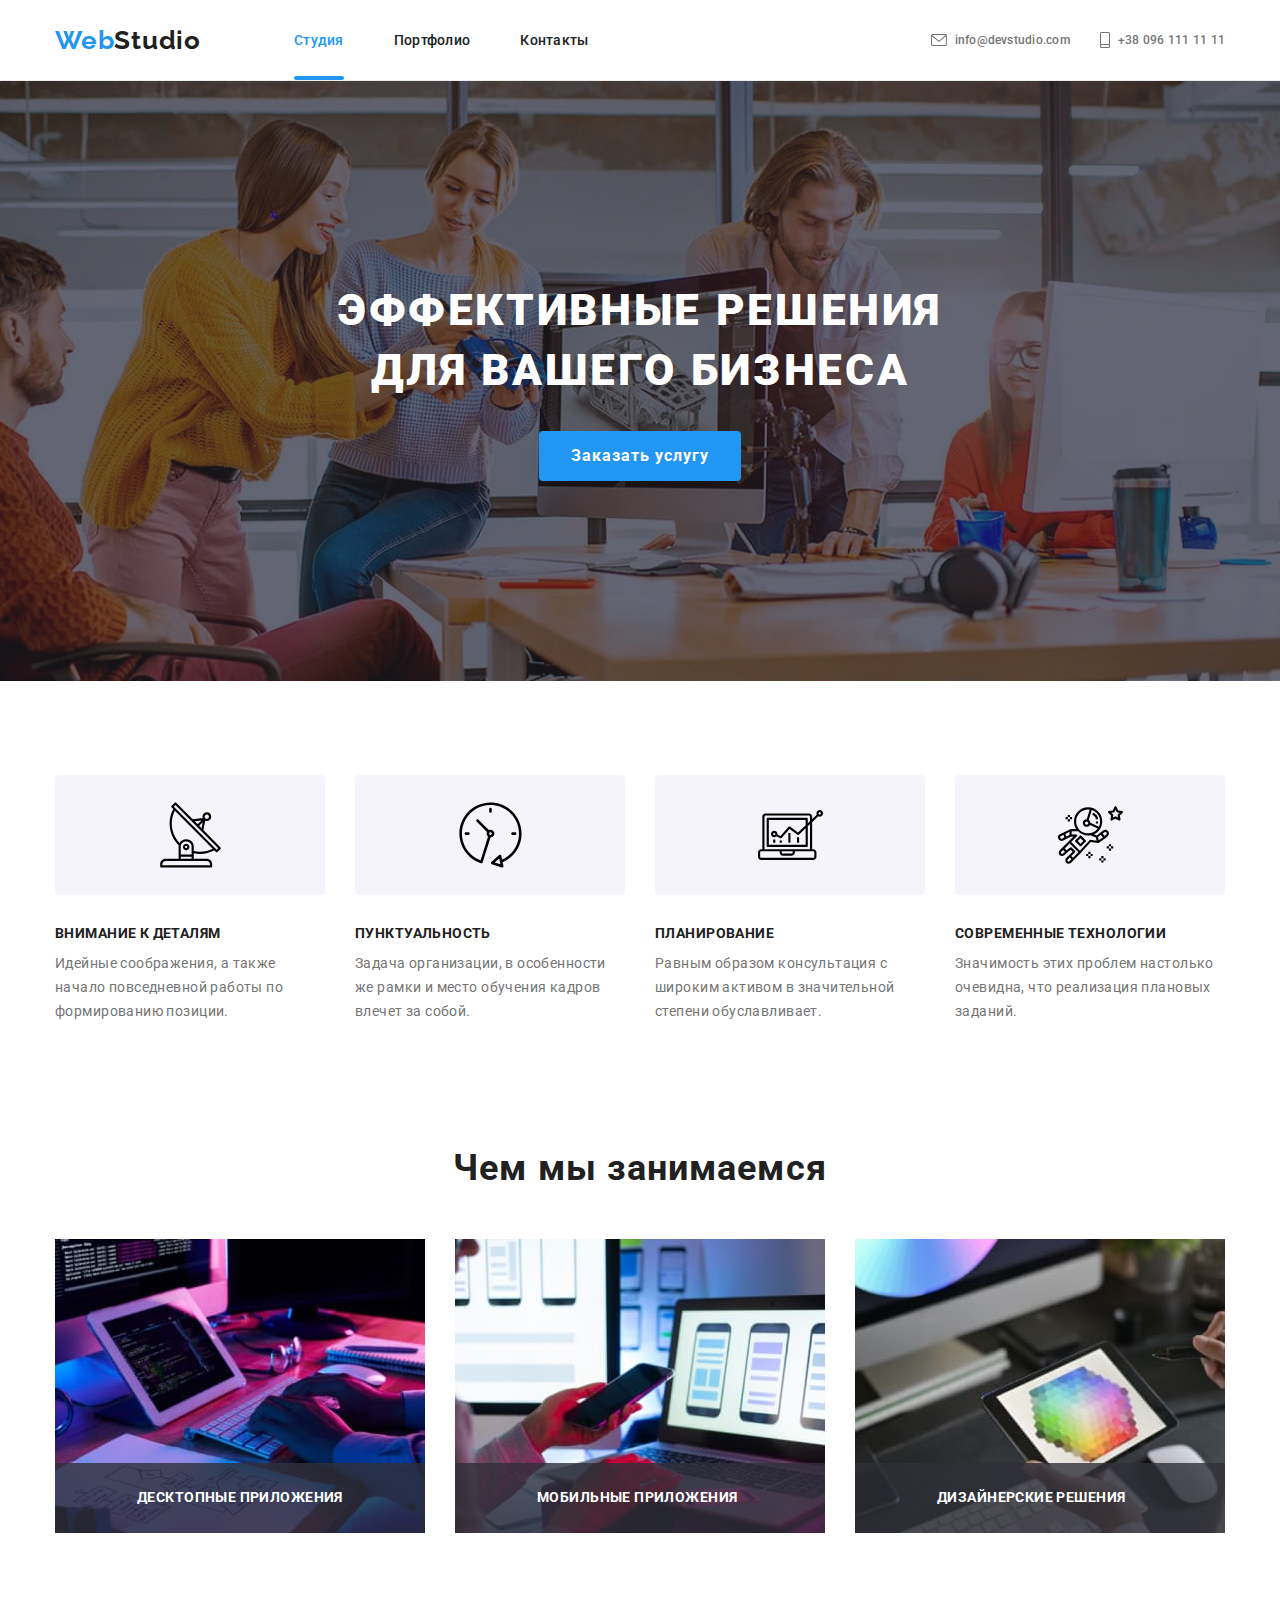
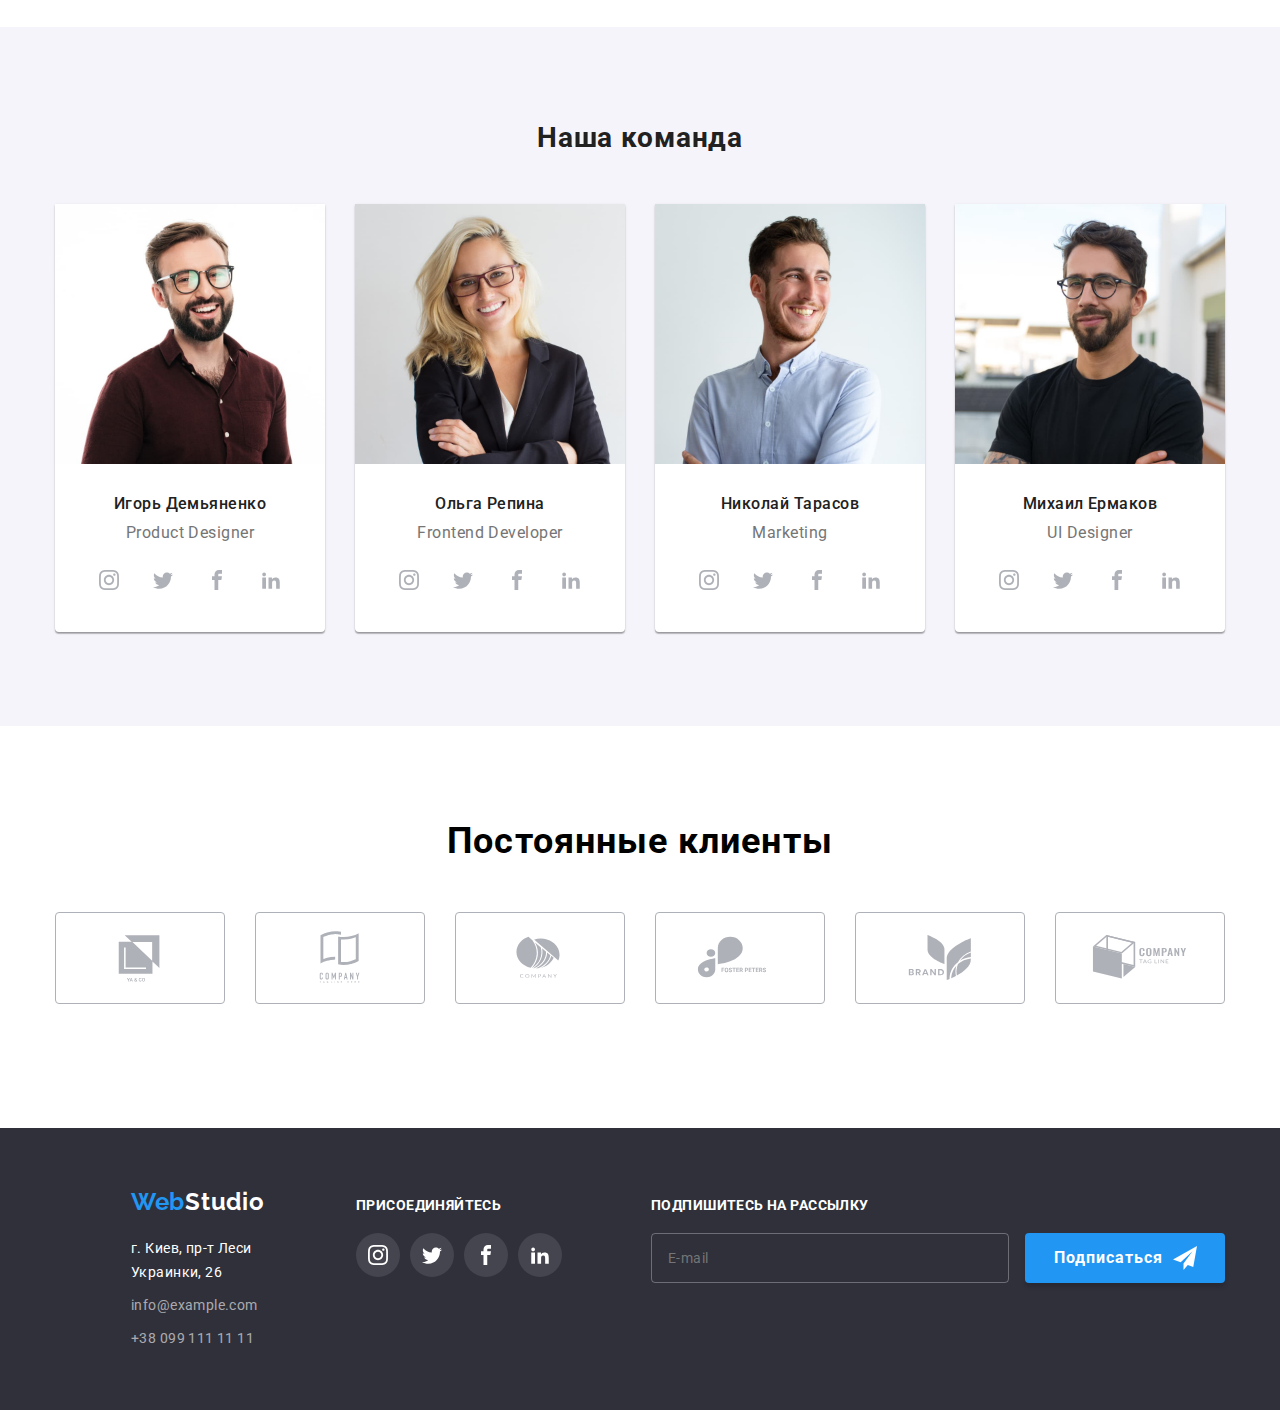
<file: index.html>
<!DOCTYPE html>
<html lang="ru">
<head>
    <meta charset="UTF-8">
    <meta http-equiv="X-UA-Compatible" content="IE=edge">
    <meta name="viewport" content="width=device-width, initial-scale=1.0">
    <link rel="preconnect" href="https://fonts.googleapis.com">
    <link rel="preconnect" href="https://fonts.gstatic.com" crossorigin>
    <link rel="stylesheet"
        href="https://fonts.googleapis.com/css2?family=Raleway:wght@700&family=Roboto:wght@400;500;700;900&display=swap">
    <link rel="stylesheet"
        href="https://cdnjs.cloudflare.com/ajax/libs/modern-normalize/1.0.0/modern-normalize.min.css" />
    <link rel="stylesheet" href="./css/main.min.css">
    <title>Studio</title>
</head>
<body>
    <header>
        <div class="container header">
            <a class="logo logo-header link" href="./index.html" lang="en"><span
                    class="blue-part-logo">Web</span>Studio</a>
            <nav class="navigation">
                <ul class="navigation__list list">
                    <li class="navigation__item"><a class="navigation__link link active" href="./index.html">Студия</a>
                    </li>
                    <li class="navigation__item"><a class="navigation__link link" href="./portfolio.html">Портфолио</a>
                    </li>
                    <li class="navigation__item"><a class="navigation__link link" href="">Контакты</a></li>
                </ul>
            </nav>
            <ul class="contacts list">
                <li class="contacts__item mail">
                    <a class="contacts__link link" href="mailto:info@devstudio.com">
                        <svg class="contacts-icon-mail contacts__icon">
                            <use href="./images/icon/symbol-defs.svg#icon-envelope"></use>
                        </svg>info@devstudio.com</a>
                </li>
                <li class="contacts-item telef">
                    <a class="contacts__link link" href="tel:+380961111111">
                        <svg class="contacts-icon-telef contacts__icon">
                            <use href="./images/icon/symbol-defs.svg#icon-telephone"></use>
                        </svg>+38 096 111 11 11</a>
                </li>
            </ul>
            <button class="menu-open-btn" data-menu-open>
                <svg class="menu-open-icon">
                    <use href="./images/icon/symbol-defs.svg#icon-menu"></use>
                </svg>
            </button>
        </div>
        <div class="menu is-hidden" data-menu>
            <div class="menu__between">
                <button class="menu__btn-close" data-menu-close>
                    <svg class="menu__icon-close">
                        <use href="./images/icon/symbol-defs.svg#icon-menu-close"></use>
                    </svg>
                </button>
                <nav class="menu__navigation">
                    <ul class="menu__navigation__list list">
                        <li class="menu__navigation__item"><a class="menu__navigation__link link current"
                                href="./index.html">Студия</a></li>
                        <li class="menu__navigation__item"><a class="menu__navigation__link link"
                                href="./portfolio.html">Портфолио</a></li>
                        <li class="menu__navigation__item"><a class="menu__navigation__link link" href="">Контакты</a></li>
                    </ul>
                </nav>
            </div>
            <div class="menu__bottom">
                <ul class="menu__contacts list">
                    <li class="menu__contacts__item menu__contacts__telef">
                         <a class="menu__contacts__link-telef link" href="tel:+380961111111">+38 096 111 11 11</a>
                    </li>
                    <li class="menu__contacts__item menu__contacts__mail">
                         <a class="menu__contacts__link-mail link" href="mailto:info@devstudio.com">info@devstudio.com</a>
                    </li>
                </ul>
                 <ul class="menu__socials list">
                    <li class="menu__socials__item"><a href="#" class="menu__socials__link link">Instagram</a></li>
                    <li class="menu__socials__item"><a href="#" class="menu__socials__link link">Twitter</a></li>
                    <li class="menu__socials__item"><a href="#" class="menu__socials__link link">Facebook</a></li>
                    <li class="menu__socials__item"><a href="#" class="menu__socials__link link">Linkedin</a></li>
                </ul>
            </div>
        </div>
    </header>
    <main>
        <section class="hero">
            <div class="container">
                <h1 class="hero__title">Эффективные решения<br> для вашего бизнеса</h1>
                <button class="hero__btn" type="button" data-modal-open>Заказать услугу</button>
            </div>
        </section>
        <section class="section">
            <div class="container benefits">
                <h2 class="benefits__title">Наши преимущества</h2>
                <ul class="benefits__list list">
                    <li class="benefits__item">
                        <div class="benefits__div">
                            <svg class="benefits__icon">
                                <use href="./images/icon/symbol-defs.svg#icon-benefit1"></use>
                            </svg>
                        </div>
                        <h3 class="benefits__list__title">Внимание к деталям</h3>
                        <p class="benefits__list__text">Идейные соображения, а также начало повседневной работы по
                            формированию позиции.</p>
                    </li>
                    <li class="benefits__item">
                        <div class="benefits__div">
                            <svg class="benefits__icon">
                                <use href="./images/icon/symbol-defs.svg#icon-benefit2"></use>
                            </svg>
                        </div>
                        <h3 class="benefits__list__title">Пунктуальность</h3>
                        <p class="benefits__list__text">Задача организации, в особенности же рамки и место обучения
                            кадров влечет за собой.</p>
                    </li>
                    <li class="benefits__item">
                        <div class="benefits__div">
                            <svg class="benefits__icon">
                                <use href="./images/icon/symbol-defs.svg#icon-benefit3"></use>
                            </svg>
                        </div>
                        <h3 class="benefits__list__title">Планирование</h3>
                        <p class="benefits__list__text">Равным образом консультация с широким активом в значительной
                            степени обуславливает.</p>
                    </li>
                    <li class="benefits__item">
                        <div class="benefits__div">
                            <svg class="benefits__icon">
                                <use href="./images/icon/symbol-defs.svg#icon-benefit4"></use>
                            </svg>
                        </div>
                        <h3 class="benefits__list__title">Современные технологии</h3>
                        <p class="benefits__list__text">Значимость этих проблем настолько очевидна, что реализация
                            плановых заданий.</p>
                    </li>
                </ul>
            </div>
        </section>
        <section class="section works">
            <div class="container gallery">
                <h2 class="gallery__title">Чем мы занимаемся</h2>
                <ul class="gallery__list list">
                    <li class="gallery__item">
                        <picture>
                            <source srcset="./images/studio/foto1.jpg 1x,./images/studio/foto1-2x.jpg 2x">
                            <img src="./images/studio/foto-1.jpg" alt="Человек печатает на планшете" width="370" height="294">
                        </picture>
                        <p class="gallery__text">Десктопные приложения</p>
                    </li>
                    <li class="gallery__item">
                        <picture>
                            <source srcset="./images/studio/foto2.jpg 1x,./images/studio/foto2-2x.jpg 2x">
                            <img src="./images/studio/foto-2.jpg" alt="Человек печатает на планшете" width="370" height="294">
                        </picture>
                        <p class="gallery__text">Мобильные приложения</p>
                    </li>
                    <li class="gallery__item">
                        <picture>
                            <source srcset="./images/studio/foto3.jpg 1x,./images/studio/foto3-2x.jpg 2x">
                            <img src="./images/studio/foto-3.jpg" alt="Человек печатает на планшете" width="370" height="294">
                        </picture>
                        <p class="gallery__text">Дизайнерские решения</p>
                    </li>
                </ul>
            </div>
        </section>
        <section class="section team">
            <div class="container">
                <h2 class="team__title">Наша команда</h2>
                <ul class="team__list list">
                    <li class="team__item">
                        <picture>
                            <source srcset="./images/studio/person-1.jpg 1x,./images/studio/person-1-2x.jpg 2x">
                            <img src="./images/studio/person-1.jpg" alt="Работник №1">
                        </picture>
                        <div class="team__content">
                            <h3 class="team__content__title">Игорь Демьяненко</h3>
                            <p class="team__content__text" lang="en">Product Designer</p>
                            <ul class="team__content__socials list">
                                <li class="team__content__item">
                                    <a href="" class="team__content__link">
                                        <svg class="team__content__icon instagram">
                                            <use href="./images/icon/symbol-defs.svg#icon-instagram"></use>
                                        </svg>
                                    </a>
                                </li>
                                <li class="team__content__item">
                                    <a href="" class="team__content__link">
                                        <svg class="team__content__icon twitter">
                                            <use href="./images/icon/symbol-defs.svg#icon-twitter"></use>
                                        </svg>
                                    </a>
                                </li>
                                <li class="team__content__item">
                                    <a href="" class="team__content__link">
                                        <svg class="team__content__icon facebook">
                                            <use href="./images/icon/symbol-defs.svg#icon-facebook"></use>
                                        </svg>
                                    </a>
                                </li>
                                <li class="team__content__item">
                                    <a href="" class="team__content__link">
                                        <svg class="team__content__icon linkedin">
                                            <use href="./images/icon/symbol-defs.svg#icon-linkedin"></use>
                                        </svg>
                                    </a>
                                </li>
                            </ul>
                        </div>
                    </li>
                    <li class="team__item">
                        <picture>
                            <source srcset="./images/studio/person-2.jpg 1x,./images/studio/person-2-2x.jpg 2x">
                            <img src="./images/studio/person-2.jpg" alt="Работник №2">
                        </picture>
                        <div class="team__content">
                            <h3 class="team__content__title">Ольга Репина</h3>
                            <p class="team__content__text" lang="en">Frontend Developer</p>
                            <ul class="team__content__socials list">
                                <li class="team__content__item">
                                    <a href="" class="team__content__link">
                                        <svg class="team__content__icon instagram">
                                            <use href="./images/icon/symbol-defs.svg#icon-instagram"></use>
                                        </svg>
                                    </a>
                                </li>
                                <li class="team__content__item">
                                    <a href="" class="team__content__link">
                                        <svg class="team__content__icon twitter">
                                            <use href="./images/icon/symbol-defs.svg#icon-twitter"></use>
                                        </svg>
                                    </a>
                                </li>
                                <li class="team__content__item">
                                    <a href="" class="team__content__link">
                                        <svg class="team__content__icon facebook">
                                            <use href="./images/icon/symbol-defs.svg#icon-facebook"></use>
                                        </svg>
                                    </a>
                                </li>
                                <li class="team__content__item">
                                    <a href="" class="team__content__link">
                                        <svg class="team__content__icon linkedin">
                                            <use href="./images/icon/symbol-defs.svg#icon-linkedin"></use>
                                        </svg>
                                    </a>
                                </li>
                            </ul>
                        </div>
                    </li>
                    <li class="team__item">
                        <picture>
                            <source srcset="./images/studio/person-3.jpg 1x,./images/studio/person-3-2x.jpg 2x">
                            <img src="./images/studio/person-3.jpg" alt="Работник №3">
                        </picture>
                        <div class="team__content">
                            <h3 class="team__content__title">Николай Тарасов</h3>
                            <p class="team__content__text" lang="en">Marketing</p>
                            <ul class="team__content__socials list">
                                <li class="team__content__item">
                                    <a href="" class="team__content__link">
                                        <svg class="team__content__icon instagram">
                                            <use href="./images/icon/symbol-defs.svg#icon-instagram"></use>
                                        </svg>
                                    </a>
                                </li>
                                <li class="team__content__item">
                                    <a href="" class="team__content__link">
                                        <svg class="team__content__icon twitter">
                                            <use href="./images/icon/symbol-defs.svg#icon-twitter"></use>
                                        </svg>
                                    </a>
                                </li>
                                <li class="team__content__item">
                                    <a href="" class="team__content__link">
                                        <svg class="team__content__icon facebook">
                                            <use href="./images/icon/symbol-defs.svg#icon-facebook"></use>
                                        </svg>
                                    </a>
                                </li>
                                <li class="team__content__item">
                                    <a href="" class="team__content__link">
                                        <svg class="team__content__icon linkedin">
                                            <use href="./images/icon/symbol-defs.svg#icon-linkedin"></use>
                                        </svg>
                                    </a>
                                </li>
                            </ul>
                        </div>
                    </li>
                    <li class="team__item">
                        <picture>
                            <source srcset="./images/studio/person-4.jpg 1x,./images/studio/person-4-2x.jpg 2x">
                            <img src="./images/studio/person-4.jpg" alt="Работник №4">
                        </picture>
                        <div class="team__content">
                            <h3 class="team__content__title">Михаил Ермаков</h3>
                            <p class="team__content__text" lang="en">UI Designer</p>
                            <ul class="team__content__socials list">
                                <li class="team__content__item">
                                    <a href="" class="team__content__link">
                                        <svg class="team__content__icon instagram">
                                            <use href="./images/icon/symbol-defs.svg#icon-instagram"></use>
                                        </svg>
                                    </a>
                                </li>
                                <li class="team__content__item">
                                    <a href="" class="team__content__link">
                                        <svg class="team__content__icon twitter">
                                            <use href="./images/icon/symbol-defs.svg#icon-twitter"></use>
                                        </svg>
                                    </a>
                                </li>
                                <li class="team__content__item">
                                    <a href="" class="team__content__link">
                                        <svg class="team__content__icon facebook">
                                            <use href="./images/icon/symbol-defs.svg#icon-facebook"></use>
                                        </svg>
                                    </a>
                                </li>
                                <li class="team__content__item">
                                    <a href="" class="team__content__link">
                                        <svg class="team__content__icon linkedin">
                                            <use href="./images/icon/symbol-defs.svg#icon-linkedin"></use>
                                        </svg>
                                    </a>
                                </li>
                            </ul>
                        </div>
                    </li>
                </ul>
            </div>
        </section>
        <section class="section">
            <div class="container clients">
                <h2 class="clients__title">Постоянные клиенты</h2>
                <ul class="clients__list list">
                    <li class="clients__item">
                        <a href="" class="clients__link">
                            <svg class="clients__icon">
                                <use href="./images/icon/symbol-defs.svg#icon-logo1"></use>
                            </svg>
                        </a>
                    </li>
                    <li class="clients__item">
                        <a href="" class="clients__link">
                            <svg class="clients__icon">
                                <use href="./images/icon/symbol-defs.svg#icon-logo2"></use>
                            </svg>
                        </a>
                    </li>
                    <li class="clients__item">
                        <a href="" class="clients__link">
                            <svg class="clients__icon">
                                <use href="./images/icon/symbol-defs.svg#icon-logo3"></use>
                            </svg>
                        </a>
                    </li>
                    <li class="clients__item">
                        <a href="" class="clients__link">
                            <svg class="clients__icon">
                                <use href="./images/icon/symbol-defs.svg#icon-logo4"></use>
                            </svg>
                        </a>
                    </li>
                    <li class="clients__item">
                        <a href="" class="clients__link">
                            <svg class="clients__icon">
                                <use href="./images/icon/symbol-defs.svg#icon-logo5"></use>
                            </svg>
                        </a>
                    </li>
                    <li class="clients__item">
                        <a href="" class="clients__link">
                            <svg class="clients__icon">
                                <use href="./images/icon/symbol-defs.svg#icon-logo6"></use>
                            </svg>
                        </a>
                    </li>
                </ul>
            </div>
        </section>
    </main>
    <footer class="footer">
        <div class="container footer__container">
            <div class="footer__top__tablet">
                <div class="footer__left">
                    <a class="footer__left__logo logo link" href="./index.html" lang="en"><span
                            class="blue-part-logo">Web</span>Studio</a>
                    <address>
                        <ul class="footer__left__list list">
                            <li class="footer__left__item">
                                <a class="footer__left__map link" href="https://goo.gl/maps/4jhVGRW3gbDR4ZDe9"
                                    target="_blank" rel="noopener noreferrer">г. Киев, пр-т Леси Украинки, 26</a>
                            </li>
                            <li class="footer__left__item">
                                <a class="footer__left__link link" href="mailto:info@example.com">info@example.com</a>
                            </li>
                            <li class="footer__left__item">
                                <a class="footer__left__link link" href="tel:+380991111111">+38 099 111 11 11</a>
                            </li>
                        </ul>
                    </address>
                </div>
                <div class="footer__right">
                    <p class="footer__right__text">присоединяйтесь</p>
                    <ul class="team__content__socials footer__right__list list">
                        <li class="team__content__item footer__right__item">
                            <a href="" class="team__content__link footer__right__link">
                                <svg class="team__content__icon footer__right__icon instagram">
                                    <use href="./images/icon/symbol-defs.svg#icon-instagram"></use>
                                </svg>
                            </a>
                        </li>
                        <li class="team__content__item footer__right__item">
                            <a href="" class="team__content__link footer__right__link">
                                <svg class="team__content__icon footer__right__icon twitter">
                                    <use href="./images/icon/symbol-defs.svg#icon-twitter"></use>
                                </svg>
                            </a>
                        </li>
                        <li class="team__content__item footer__right__item">
                            <a href="" class="team__content__link footer__right__link">
                                <svg class="team__content__icon footer__right__icon facebook">
                                    <use href="./images/icon/symbol-defs.svg#icon-facebook"></use>
                                </svg>
                            </a>
                        </li>
                        <li class="team__content__item footer__right__item">
                            <a href="" class="team__content__link footer__right__link">
                                <svg class="team__content__icon footer__right__icon linkedin">
                                    <use href="./images/icon/symbol-defs.svg#icon-linkedin"></use>
                                </svg>
                            </a>
                        </li>
                    </ul>
                </div>
            </div>
            <div class="footer__form">
                <form action="#">
                    <p class="footer__form__text">Подпишитесь на рассылку</p>
                    <div class="footer__form__flex">
                        <input type="email" name="email-footer" placeholder="E-mail" class="footer__form__input">
                        <button type="submit" class="footer__form__btn">
                            <p class="footer__form__btn__text">Подписаться</p>
                        </button>
                    </div>
                </form>
            </div>
        </div>
    </footer>
    <div class="backdrop is-hidden" data-modal>
        <div class="modal">
            <button type="button" class="btn-modal-close" data-modal-close>
                <svg class="icon-modal-x">
                    <use href="./images/icon/symbol-defs.svg#icon-x"></use>
                </svg>
            </button>
            <form action="#" class="modal-form">
                <p class="modal-text">Оставьте свои данные, мы вам перезвоним</p>
                <div class="modal-div">
                    <label for="user" class="modal-label">Имя</label>
                    <div class="icon-position-div">
                        <input type="text" name="user" id="user" class="modal-input">
                        <svg class="icon-modal-user icon-modal">
                            <use href="./images/icon/symbol-defs.svg#icon-user"></use>
                        </svg>
                    </div>
                </div>
                <div class="modal-div">
                    <label for="telephone" class="modal-label">Телефон</label>
                    <div class="icon-position-div">
                        <input type="tel" name="telephone" id="telephone" class="modal-input">
                        <svg class="icon-modal-tel icon-modal">
                            <use href="./images/icon/symbol-defs.svg#icon-telef-modal"></use>
                        </svg>
                    </div>
                </div>
                <div class="modal-div">
                    <label for="email-modal" class="modal-label">Почта</label>
                    <div class="icon-position-div">
                        <input type="email" name="email-modal" id="email-modal" class="modal-input">
                        <svg class="icon-modal-mail icon-modal">
                            <use href="./images/icon/symbol-defs.svg#icon-email"></use>
                        </svg>
                    </div>
                </div>
                <div class="modal-div-textarea">
                    <label for="modal-textarea" class="modal-label">Комментарий</label>
                    <textarea name="modal-texarea" id="modal-textarea" class="modal-comment"
                        placeholder="Введите текст"></textarea>
                </div>
                <div class="modal-chekbox-div">
                    <input type="checkbox" id="checkbox" name="checkbox" class="modal-checkbox visually-hidden">
                    <label for="checkbox" class="modal-checkbox-label">Соглашаюсь с рассылкой и принимаю <a
                            class="modal-link" href="#">Условия договора</a></label>
                </div>
                <button type="submit" class="modal-btn-submit">Отправить</button>
            </form>
        </div>
    </div>
    <script src="./js/modal.js"></script>
    <script src="./js/menu.js"></script>
</body>
</html>
</file>
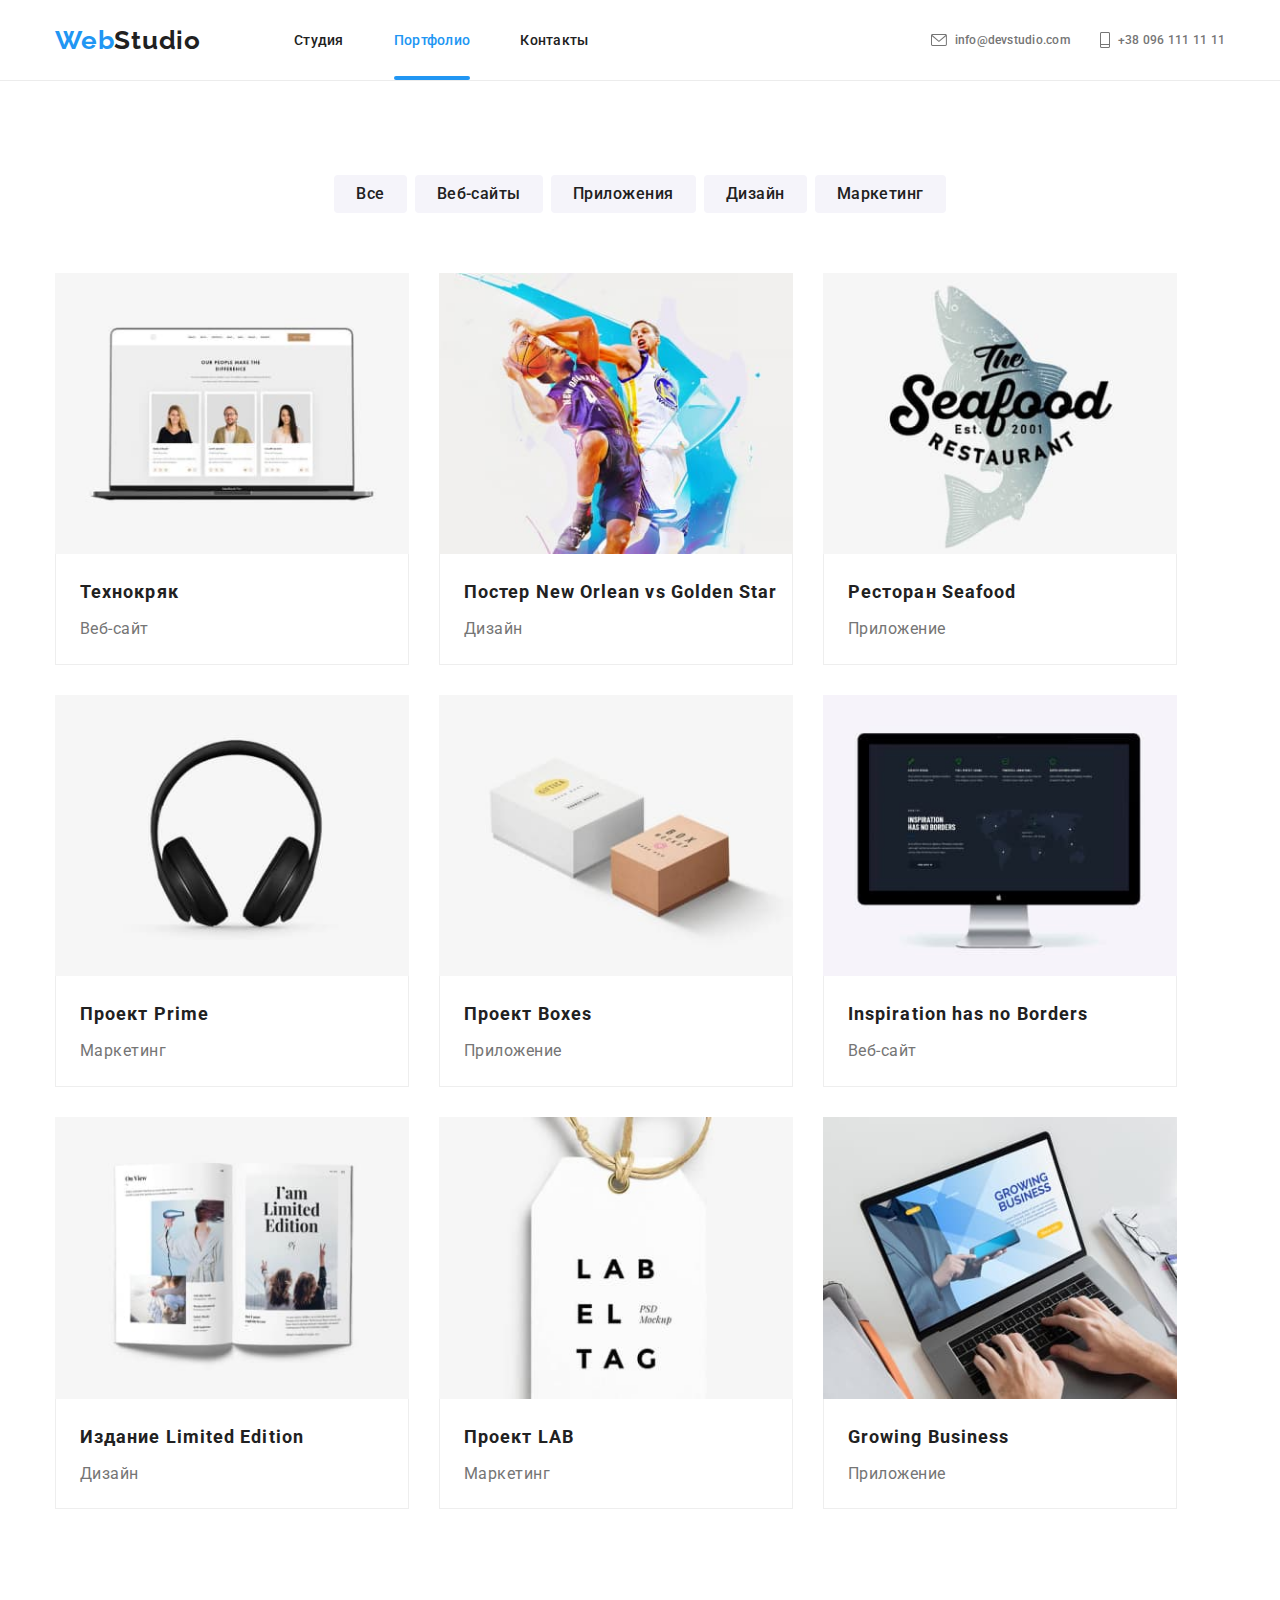
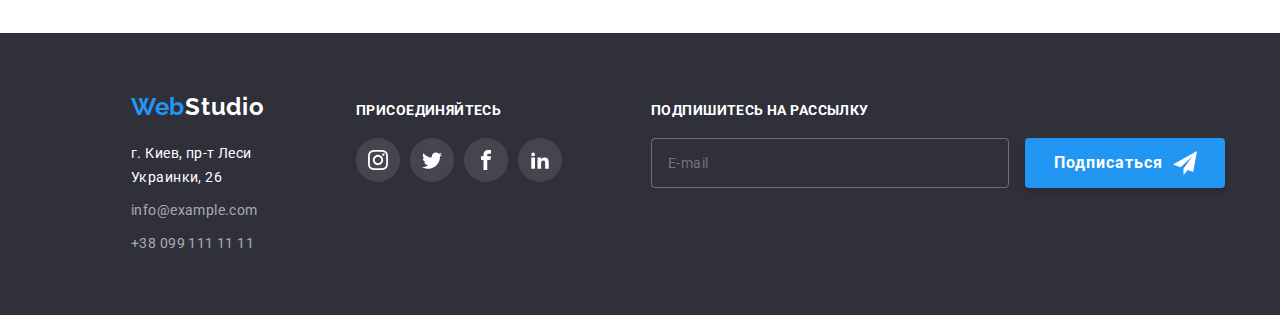
<file: portfolio.html>
<!DOCTYPE html>
<html lang="ru">
<head>
    <meta charset="UTF-8">
    <meta http-equiv="X-UA-Compatible" content="IE=edge">
    <meta name="viewport" content="width=device-width, initial-scale=1.0">
    <link rel="preconnect" href="https://fonts.googleapis.com">
    <link rel="preconnect" href="https://fonts.gstatic.com" crossorigin>
    <link rel="stylesheet" href="https://fonts.googleapis.com/css2?family=Raleway:wght@700&family=Roboto:wght@400;500;700;900&display=swap">
    <link rel="stylesheet" href="https://cdnjs.cloudflare.com/ajax/libs/modern-normalize/1.0.0/modern-normalize.min.css" />
    <link rel="stylesheet" href="./css/main.min.css">
    <title>Portfolio</title>
</head>
<body>
    <header>
        <div class="container header">
            <a class="logo logo-header link" href="./index.html" lang="en"><span class="blue-part-logo">Web</span>Studio</a>
            <nav class="navigation">
                <ul class="navigation__list list">
                    <li class="navigation__item"><a class="navigation__link link" href="./index.html">Студия</a></li>
                    <li class="navigation__item"><a class="navigation__link link active" href="./portfolio.html">Портфолио</a></li>
                    <li class="navigation__item"><a class="navigation__link link" href="">Контакты</a></li>
                </ul>
            </nav>
            <ul class="contacts list">
                <li class="contacts__item mail">
                    <a class="contacts__link link" href="mailto:info@devstudio.com">
                        <svg class="contacts-icon-mail contacts__icon">
                            <use href="./images/icon/symbol-defs.svg#icon-envelope"></use>
                        </svg>info@devstudio.com</a>
                </li>
                <li class="contacts-item telef">
                    <a class="contacts__link link" href="tel:+380961111111">
                        <svg class="contacts-icon-telef contacts__icon">
                            <use href="./images/icon/symbol-defs.svg#icon-telephone"></use>
                        </svg>+38 096 111 11 11</a>
                </li>
            </ul>
            <button class="menu-open-btn" data-menu-open>
                <svg class="menu-open-icon">
                    <use href="./images/icon/symbol-defs.svg#icon-menu"></use>
                </svg>
            </button>
        </div>
        <div class="menu is-hidden" data-menu>
            <button class="menu__btn-close" data-menu-close>
                <svg class="menu__icon-close">
                    <use href="./images/icon/symbol-defs.svg#icon-menu-close"></use>
                </svg>
            </button>
            <nav class="menu__navigation">
                <ul class="menu__navigation__list list">
                    <li class="menu__navigation__item"><a class="menu__navigation__link link"
                            href="./index.html">Студия</a></li>
                    <li class="menu__navigation__item"><a class="menu__navigation__link link menu-navigation__current"
                            href="./portfolio.html">Портфолио</a></li>
                    <li class="menu__navigation__item"><a class="menu__navigation__link link" href="">Контакты</a></li>
                </ul>
            </nav>
            <ul class="menu__contacts list">
                <li class="menu__contacts__item menu__contacts__telef">
                    <a class="menu__contacts__link-telef link" href="tel:+380961111111">+38 096 111 11 11</a>
                </li>
                <li class="menu__contacts__item menu__contacts__mail">
                    <a class="menu__contacts__link-mail link" href="mailto:info@devstudio.com">info@devstudio.com</a>
                </li>
            </ul>
            <ul class="menu__socials list">
                <li class="menu__socials__item"><a href="#" class="menu__socials__link link">Instagram</a></li>
                <li class="menu__socials__item"><a href="#" class="menu__socials__link link">Twitter</a></li>
                <li class="menu__socials__item"><a href="#" class="menu__socials__link link">Facebook</a></li>
                <li class="menu__socials__item"><a href="#" class="menu__socials__link link">Linkedin</a></li>
            </ul>
        </div>
    </header>
    <main>
        <section class="section">
            <div class="container portfolio">
                <h1 class="portfolio__title">Наши роботы</h1>
                <ul class="portfolio__filter list">
                    <li class="portfolio__filter__item"><button class="portfolio__filter__btn current" type="button">Все</button></li>
                    <li class="portfolio__filter__item"><button class="portfolio__filter__btn" type="button">Веб-сайты</button></li>
                    <li class="portfolio__filter__item"><button class="portfolio__filter__btn" type="button">Приложения</button></li>
                    <li class="portfolio__filter__item"><button class="portfolio__filter__btn" type="button">Дизайн</button></li>
                    <li class="portfolio__filter__item"><button class="portfolio__filter__btn" type="button">Маркетинг</button></li>
                </ul>
                <ul class="portfolio__projects list">
                    <li  class="portfolio__projects__item">
                        <a class="portfolio__projects__link link" href="">
                            <div class="portfolio__projects__hover">
                                <picture>
                                    <source srcset="./images/portfolio/img.jpg 1x, ./images/portfolio/img-2x.jpg 2x">
                                    <img src="./images/portfolio/img.jpg" alt="Сайт на ноутбуке" width="368" height="294">
                                </picture>
                                <p class="portfolio__projects__description">Технокряк это современная площадка распространения коронавируса. Компании используют эту платформу для цифрового
                                шпионажа и атак на защищённые сервера конкурентов.</p>
                            </div>
                            <div class="portfolio__projects__div">
                                <h2 class="portfolio__projects__div__title">Технокряк</h2>
                                <p  class="portfolio__projects__div__text">Веб-сайт</p>
                            </div>
                        </a>
                    </li>
                    <li class="portfolio__projects__item">
                        <a class="portfolio__projects__link link" href="">
                            <div class="portfolio__projects__hover">
                                <picture>
                                    <source srcset="./images/portfolio/img1.jpg 1x, ./images/portfolio/img1-2x.jpg 2x">
                                    <img src="./images/portfolio/img1.jpg" alt="Постер о баскетболе" width="368" height="294">
                                </picture>
                                <p class="portfolio__projects__description">Технокряк это современная площадка распространения коронавируса. Компании используют
                                    эту платформу для цифрового
                                    шпионажа и атак на защищённые сервера конкурентов.</p>
                            </div>
                            <div class="portfolio__projects__div">
                                <h2 class="portfolio__projects__div__title">Постер <span lang="en">New Orlean vs Golden Star</span></h2>
                                <p class="portfolio__projects__div__text">Дизайн</p>
                            </div>
                        </a>
                    </li>
                    <li class="portfolio__projects__item">
                        <a class="portfolio__projects__link link" href="">
                            <div class="portfolio__projects__hover">
                                <picture>
                                    <source srcset="./images/portfolio/img2.jpg 1x, ./images/portfolio/img2-2x.jpg 2x">
                                    <img src="./images/portfolio/img2.jpg" alt="Лого ресторана" width="368" height="294">
                                </picture>
                                <p class="portfolio__projects__description">Технокряк это современная площадка распространения коронавируса. Компании используют
                                    эту платформу для цифрового
                                    шпионажа и атак на защищённые сервера конкурентов.</p>
                            </div>
                            <div class="portfolio__projects__div">
                                <h2 class="portfolio__projects__div__title">Ресторан <span lang="en">Seafood</span></h2>
                                <p class="portfolio__projects__div__text">Приложение</p>
                            </div>
                        </a>
                    </li>
                    <li class="portfolio__projects__item">
                        <a class="portfolio__projects__link link" href="">
                            <div class="portfolio__projects__hover">
                                <picture>
                                    <source srcset="./images/portfolio/img3.jpg 1x, ./images/portfolio/img3-2x.jpg 2x">
                                    <img src="./images/portfolio/img3.jpg" alt="Наушники" width="368" height="294">
                                </picture>
                                <p class="portfolio__projects__description">Технокряк это современная площадка распространения коронавируса. Компании используют
                                    эту платформу для цифрового
                                    шпионажа и атак на защищённые сервера конкурентов.</p>
                            </div>
                            <div class="portfolio__projects__div">
                                <h2 class="portfolio__projects__div__title">Проект <span lang="en">Prime</span></h2>
                                <p class="portfolio__projects__div__text">Маркетинг</p>
                            </div>
                        </a>
                    </li>
                    <li class="portfolio__projects__item">
                        <a class="portfolio__projects__link link" href="">
                            <div class="portfolio__projects__hover">
                                <picture>
                                    <source srcset="./images/portfolio/img4.jpg 1x, ./images/portfolio/img4-2x.jpg 2x">
                                    <img src="./images/portfolio/img4.jpg" alt="Коробки" width="368" height="294">
                                </picture>
                                <p class="portfolio__projects__description">Технокряк это современная площадка распространения коронавируса. Компании используют
                                    эту платформу для цифрового
                                    шпионажа и атак на защищённые сервера конкурентов.</p>
                            </div>
                            <div class="portfolio__projects__div">
                                <h2 class="portfolio__projects__div__title">Проект <span lang="en">Boxes</span></h2>
                                <p class="portfolio__projects__div__text">Приложение</p>
                            </div>
                        </a>
                    </li>
                    <li class="portfolio__projects__item">
                        <a class="portfolio__projects__link link" href="">
                            <div class="portfolio__projects__hover">
                                <picture>
                                    <source srcset="./images/portfolio/img5.jpg 1x, ./images/portfolio/img5-2x.jpg 2x">
                                    <img src="./images/portfolio/img5.jpg" alt="Макбук" width="368" height="294">
                                </picture>
                                <p class="portfolio__projects__description">Технокряк это современная площадка распространения коронавируса. Компании используют
                                    эту платформу для цифрового
                                    шпионажа и атак на защищённые сервера конкурентов.</p>
                            </div>
                            <div class="portfolio__projects__div">
                                <h2 class="portfolio__projects__div__title" lang="en">Inspiration has no Borders</h2>
                                <p class="portfolio__projects__div__text">Веб-сайт</p>
                            </div>
                        </a>
                    </li>
                    <li class="portfolio__projects__item project-item-with">
                        <a class="portfolio__projects__link link" href="">
                            <div class="portfolio__projects__hover">
                                <picture>
                                    <source srcset="./images/portfolio/img6.jpg 1x, ./images/portfolio/img6-2x.jpg 2x">
                                    <img src="./images/portfolio/img6.jpg" alt="Книга" width="368" height="294">
                                </picture>
                                <p class="portfolio__projects__description">Технокряк это современная площадка распространения коронавируса. Компании используют
                                    эту платформу для цифрового
                                    шпионажа и атак на защищённые сервера конкурентов.</p>
                            </div>
                            <div class="portfolio__projects__div">
                                <h2 class="portfolio__projects__div__title">Издание <span lang="en">Limited Edition</span></h2>
                                <p class="portfolio__projects__div__text">Дизайн</p>
                            </div>
                        </a>
                    </li>
                    <li class="portfolio__projects__item project-item-with">
                        <a class="portfolio__projects__link link" href="">
                            <div class="portfolio__projects__hover">
                                <picture>
                                    <source srcset="./images/portfolio/img7.jpg 1x, ./images/portfolio/img7-2x.jpg 2x">
                                    <img src="./images/portfolio/img7.jpg" alt="Бирка" width="368" height="294">
                                </picture>
                                <p class="portfolio__projects__description">Технокряк это современная площадка распространения коронавируса. Компании используют
                                    эту платформу для цифрового
                                    шпионажа и атак на защищённые сервера конкурентов.</p>
                            </div>
                            <div class="portfolio__projects__div">
                                <h2 class="portfolio__projects__div__title">Проект <span lang="en">LAB</span></h2>
                                <p class="portfolio__projects__div__text">Маркетинг</p>
                            </div>
                        </a>
                    </li>
                    <li class="portfolio__projects__item project-item-with">
                        <a class="portfolio__projects__link link" href="">
                            <div class="portfolio__projects__hover">
                                <picture>
                                    <source srcset="./images/portfolio/img8.jpg 1x, ./images/portfolio/img8-2x.jpg 2x">
                                    <img src="./images/portfolio/img8.jpg" alt="Приложение на ноутбуке" width="370" height="294">
                                </picture>
                                <p class="portfolio__projects__description">Технокряк это современная площадка распространения коронавируса. Компании используют
                                    эту платформу для цифрового
                                    шпионажа и атак на защищённые сервера конкурентов.</p>
                            </div>
                            <div class="portfolio__projects__div">
                                <h2 class="portfolio__projects__div__title" lang="en">Growing Business</h2>
                                <p class="portfolio__projects__div__text">Приложение</p>
                            </div>
                        </a>
                    </li>
                </ul>
            </div>
        </section>
    </main>
    <footer class="footer">
        <div class="container footer__container">
            <div class="footer__top__tablet">
                <div class="footer__left">
                    <a class="footer__left__logo logo link" href="./index.html" lang="en"><span
                            class="blue-part-logo">Web</span>Studio</a>
                    <address>
                        <ul class="footer__left__list list">
                            <li class="footer__left__item">
                                <a class="footer__left__map link" href="https://goo.gl/maps/4jhVGRW3gbDR4ZDe9"
                                    target="_blank" rel="noopener noreferrer">г. Киев, пр-т Леси Украинки, 26</a>
                            </li>
                            <li class="footer__left__item">
                                <a class="footer__left__link link" href="mailto:info@example.com">info@example.com</a>
                            </li>
                            <li class="footer__left__item">
                                <a class="footer__left__link link" href="tel:+380991111111">+38 099 111 11 11</a>
                            </li>
                        </ul>
                    </address>
                </div>
                <div class="footer__right">
                    <p class="footer__right__text">присоединяйтесь</p>
                    <ul class="team__content__socials footer__right__list list">
                        <li class="team__content__item footer__right__item">
                            <a href="" class="team__content__link footer__right__link">
                                <svg class="team__content__icon footer__right__icon instagram">
                                    <use href="./images/icon/symbol-defs.svg#icon-instagram"></use>
                                </svg>
                            </a>
                        </li>
                        <li class="team__content__item footer__right__item">
                            <a href="" class="team__content__link footer__right__link">
                                <svg class="team__content__icon footer__right__icon twitter">
                                    <use href="./images/icon/symbol-defs.svg#icon-twitter"></use>
                                </svg>
                            </a>
                        </li>
                        <li class="team__content__item footer__right__item">
                            <a href="" class="team__content__link footer__right__link">
                                <svg class="team__content__icon footer__right__icon facebook">
                                    <use href="./images/icon/symbol-defs.svg#icon-facebook"></use>
                                </svg>
                            </a>
                        </li>
                        <li class="team__content__item footer__right__item">
                            <a href="" class="team__content__link footer__right__link">
                                <svg class="team__content__icon footer__right__icon linkedin">
                                    <use href="./images/icon/symbol-defs.svg#icon-linkedin"></use>
                                </svg>
                            </a>
                        </li>
                    </ul>
                </div>
            </div>
            <div class="footer__form">
                <form action="#">
                    <p class="footer__form__text">Подпишитесь на рассылку</p>
                    <div class="footer__form__flex">
                        <input type="email" name="email-footer" placeholder="E-mail" class="footer__form__input">
                        <button type="submit" class="footer__form__btn">
                            <p class="footer__form__btn__text">Подписаться</p>
                        </button>
                    </div>
                </form>
            </div>
        </div>
    </footer>
    <script src="./js/menu.js"></script>
</body>
</html>
</file>
<file: css/main.min.css>
body{font-family:'Roboto', sans-serif;background-color:#fff}.link{text-decoration:none}.list{list-style-type:none}p,h1,h2,h3,h4,h5,h6{margin-top:0;margin-bottom:0}ul{margin-top:0;margin-bottom:0;padding-left:0}img{display:block;width:100%;height:auto}:root{--primary-title-color: #ffffff;--secondary-title-color: #212121;--hover-color: #2196f3;--main-text-color: #757575}.container{min-width:320px;padding-left:15px;padding-right:15px;margin:0 auto}@media screen and (min-width: 480px){.container{width:480px}}@media screen and (min-width: 768px){.container{width:768px}}@media screen and (min-width: 1200px){.container{width:1200px}}.section{padding-top:60px;padding-bottom:60px}@media screen and (min-width: 1200px){.section{padding-top:94px;padding-bottom:94px}}header{border-bottom:1px solid #ececec;display:flex}header .container{display:flex;align-items:center;justify-content:space-between}@media screen and (min-width: 768px){header .container{width:768px}}@media screen and (min-width: 1200px){header .container{max-width:1200px;width:1200px}}.header{display:flex}.navigation{display:flex;align-items:center;display:none}@media screen and (min-width: 768px){.navigation{display:block}}.navigation__list{display:flex}.navigation__item:not(:last-child){margin-right:50px}.navigation__link{padding-top:32px;padding-bottom:32px;font-weight:500;font-size:14px;line-height:calc(16 / 14);letter-spacing:0.02em;color:#212121;display:block;transition-property:fill, color;transition-duration:250ms;transition-timing-function:cubic-bezier(0.4, 0, 0.2, 1);position:relative}.navigation__link:focus,.navigation__link:hover{fill:#2196f3;color:#2196f3}.contacts{margin-left:auto;display:flex;display:none}@media screen and (min-width: 768px){.contacts{display:block;justify-content:right}}@media screen and (min-width: 1200px){.contacts{display:flex;justify-content:center;align-items:center}}.contacts__item{display:flex}.contacts__link{font-weight:500;font-size:14px;line-height:1.14;letter-spacing:0.02em;color:#757575;align-items:center;text-align:center;display:flex;transition-property:color;transition-duration:250ms;transition-timing-function:cubic-bezier(0.4, 0, 0.2, 1)}.contacts__link:hover,.contacts__link:focus{color:#2196f3}.contacts__link:hover .contacts__icon,.contacts__link:focus .contacts__icon{fill:#2196f3}@media screen and (min-width: 768px){.contacts__link{font-size:12px;line-height:calc(14 / 12)}}@media screen and (min-width: 1600px){.contacts__link{font-size:14px;line-height:calc(16 / 14)}}.contacts__icon{transition-property:fill;transition-duration:250ms;transition-timing-function:cubic-bezier(0.4, 0, 0.2, 1)}@media screen and (min-width: 768px){.mail{margin-bottom:10px;margin-right:10px}}@media screen and (min-width: 1200px){.mail{margin-bottom:0;margin-right:30px}}.contacts-icon-mail{fill:#757575;margin-right:10px;width:16px;height:12px}@media screen and (min-width: 768px){.contacts-icon-mail{width:14px;height:10px;margin-right:8px}}@media screen and (min-width: 1200px){.contacts-icon-mail{width:16px;height:12px}}.contacts-icon-telef{fill:#757575;margin-right:10px;width:10px;height:16px}@media screen and (min-width: 768px){.contacts-icon-telef{height:14px;margin-right:8px}}@media screen and (min-width: 1200px){.contacts-icon-telef{height:16px}}.active{color:#2196f3}.active::after{content:'';height:4px;width:100%;background:#2196f3;border-radius:2px;display:block;position:absolute;bottom:0;visibility:hidden}@media screen and (min-width: 768px){.active::after{visibility:visible}}.menu-open-btn{width:40px;height:40px;display:flex;justify-content:center;align-items:center;border:0;background-color:transparent}@media screen and (min-width: 768px){.menu-open-btn{display:none}}.menu-open-icon{width:40px;height:40px;fill:#212121}.menu.is-hidden{opacity:0;visibility:hidden;pointer-events:none}.menu{transition-property:visibility, opacity;transition-duration:250ms;transition-timing-function:cubic-bezier(0.4, 0, 0.2, 1);width:100vw;height:100vh;position:fixed;background-color:#fff;padding-right:15px;padding-top:10px;padding-left:40px;padding-bottom:48px;z-index:5;display:flex;flex-direction:column;justify-content:space-between}.menu__socials{display:flex;position:relative;margin-top:64px}.menu__socials__item:not(:last-child){margin-right:20px}.menu__socials__item+.menu__socials__item::after{content:' ';display:block;background-color:rgba(33,33,33,0.2);height:22px;width:1px;position:absolute;top:0;transform:translateX(-1000%)}.menu__socials__link{font-weight:500;font-size:12px;line-height:calc(22 / 18);letter-spacing:0.02em;color:#2196f3}@media screen and (min-width: 400px){.menu__socials__link{font-size:16px}}@media screen and (min-width: 480px){.menu__socials__link{font-size:18px}}.menu__contacts__telef{margin-bottom:32px}.menu__contacts__link-telef{font-weight:500;font-size:30px;line-height:calc(40 / 34);letter-spacing:0.02em;color:#2196f3}@media screen and (min-width: 400px){.menu__contacts__link-telef{font-size:32px}}@media screen and (min-width: 480px){.menu__contacts__link-telef{font-size:34px}}.menu__contacts__link-mail{font-weight:500;font-size:24px;line-height:cal(28/24);letter-spacing:0.02em;color:#757575}.menu__navigation__link{font-weight:500;font-size:40px;line-height:calc(47 / 40);letter-spacing:0.02em;color:#212121;transition-property:color;transition-duration:250ms;transition-timing-function:cubic-bezier(0.4, 0, 0.2, 1)}.menu__navigation__link:hover,.menu__navigation__link:focus{color:#2196f3}.menu__navigation__current{color:#2196f3}.menu__navigation__item:not(:last-child){margin-bottom:36px}.menu__btn-close{width:40px;height:40px;display:flex;justify-content:center;align-items:center;margin-left:auto;border:0;background-color:transparent}.menu__icon-close{width:40px;height:40px}@media screen and (min-width: 768px){.logo-header{margin-right:88px}}@media screen and (min-width: 1200px){.logo-header{margin-right:93px}}.logo{font-family:'Raleway', sans-serif;font-weight:700;font-size:26px;line-height:1.19;letter-spacing:0.03em;color:#212121;transition-property:transform;transition-duration:100ms;transition-timing-function:linear;padding-top:16px;padding-bottom:16px}.logo:hover,.logo:focus{transform:scale(1.1)}.logo-header .blue-part-logo{color:#2196f3}.hero{background-image:linear-gradient(rgba(47,48,58,0.4), rgba(47,48,58,0.4)),url(../images/studio/hero-bg-mobile.jpg);padding-bottom:118px;padding-top:118px;text-align:center;background-size:cover;background-position:center;background-repeat:no-repeat;min-width:320px}@media only screen and (-webkit-min-device-pixel-ratio: 1.5), only screen and (min--moz-device-pixel-ratio: 1.5), only screen and (-o-min-device-pixel-ratio: 3 / 2), only screen and (min-resolution: 1.5dppx), only screen and (min-resolution: 144dpi){.hero{background-image:linear-gradient(rgba(47,48,58,0.4), rgba(47,48,58,0.4)),url(../images/studio/hero-bg-mobile-2x.jpg)}}@media screen and (min-width: 768px){.hero{background-image:linear-gradient(rgba(47,48,58,0.4), rgba(47,48,58,0.4)),url(../images/studio/hero-bg-tablet.jpg)}}@media only screen and (min-width: 768px) and (-webkit-min-device-pixel-ratio: 1.5), only screen and (min-width: 768px) and (min--moz-device-pixel-ratio: 1.5), only screen and (min-width: 768px) and (-o-min-device-pixel-ratio: 3 / 2), only screen and (min-width: 768px) and (min-resolution: 1.5dppx), only screen and (min-width: 768px) and (min-resolution: 144dpi){.hero{background-image:linear-gradient(rgba(47,48,58,0.4), rgba(47,48,58,0.4)),url(../images/studio/hero-bg-tablet-2x.jpg)}}@media screen and (min-width: 1200px){.hero{background-image:linear-gradient(rgba(47,48,58,0.4), rgba(47,48,58,0.4)),url(../images/studio/hero-bg-desktop.jpg);padding-top:200px;padding-bottom:200px}}@media only screen and (min-width: 1200px) and (-webkit-min-device-pixel-ratio: 1.5), only screen and (min-width: 1200px) and (min--moz-device-pixel-ratio: 1.5), only screen and (min-width: 1200px) and (-o-min-device-pixel-ratio: 3 / 2), only screen and (min-width: 1200px) and (min-resolution: 1.5dppx), only screen and (min-width: 1200px) and (min-resolution: 144dpi){.hero{background-image:linear-gradient(rgba(47,48,58,0.4), rgba(47,48,58,0.4)),url(../images/studio/hero-bg-desktop-2x.jpg)}}.hero__title{text-align:center;margin-bottom:30px;font-weight:900;font-size:20px;line-height:1.62;text-align:center;letter-spacing:0.06em;text-transform:uppercase;color:var(--primary-title-color)}@media screen and (min-width: 480px){.hero__title{font-size:26px}}@media screen and (min-width: 1200px){.hero__title{font-size:44px;line-height:1.36}}.hero__btn{font-weight:700;font-size:16px;line-height:1.87;text-align:center;letter-spacing:0.06em;color:#ffffff;background:#2196f3;border:transparent;border-radius:4px;padding-top:10px;padding-bottom:10px;padding-left:32px;padding-right:32px;transition-property:background-color;transition-duration:250ms;transition-timing-function:cubic-bezier(0.4, 0, 0.2, 1)}.hero__btn:hover,.hero__btn:focus{cursor:pointer;background-color:#188ce8}.team{background-color:#f5f4fa;min-width:290px}.team__list{width:100%;justify-content:center}@media screen and (min-width: 768px){.team__list{display:flex;flex-wrap:wrap;max-width:738px;margin:auto}}@media screen and (min-width: 1200px){.team__list{max-width:100%;width:100%}}.team__title{margin-bottom:50px;font-weight:700;font-size:28px;line-height:calc(33 / 28);text-align:center;letter-spacing:0.03em;color:var(--secondary-title-color)}.team__item{background:#ffffff;box-shadow:0px 1px 3px rgba(0,0,0,0.12),0px 1px 1px rgba(0,0,0,0.14),0px 2px 1px rgba(0,0,0,0.2);border-radius:0px 0px 4px 4px;width:100%}@media screen and (max-width: 767px){.team__item:not(:last-child){margin-bottom:30px}}@media screen and (min-width: 768px){.team__item{width:354px;margin-bottom:0}.team__item:nth-child(1){margin-bottom:30px;margin-right:30px}.team__item:nth-child(2){margin-bottom:30px}.team__item:nth-child(3){margin-right:30px}}@media screen and (min-width: 1200px){.team__item{width:270px}.team__item:not(:last-child){margin-right:30px}.team__item:nth-child(1){margin-bottom:0px}.team__item:nth-child(2){margin-bottom:0px}}.team__content{padding-top:30px;padding-bottom:30px}.team__content__title{margin-bottom:10px;font-weight:500;font-size:16px;line-height:calc(19 / 16);text-align:center;letter-spacing:0.03em;color:var(--secondary-title-color)}.team__content__text{font-weight:400;font-size:16px;line-height:calc(19 / 16);text-align:center;letter-spacing:0.03em;color:var(--main-text-color)}.team__content__socials{justify-content:center;margin-top:16px;display:flex}.team__content__item:not(:last-child){margin-right:10px}.team__content__icon{fill:#afb1b8;width:20px;height:20px;transition-property:fill;transition-duration:250ms;transition-timing-function:cubic-bezier(0.4, 0, 0.2, 1)}.team__content__link:hover .team__content__icon,.team__content__link:focus .team__content__icon{fill:#fff}.team__content__link{display:flex;height:44px;width:44px;border-radius:50%;background-color:#fff;align-items:center;justify-content:center;transition-property:background-color;transition-duration:250ms;transition-timing-function:cubic-bezier(0.4, 0, 0.2, 1)}.team__content__link:hover,.team__content__link:focus{background-color:#2196f3}.benefits__title{display:none}.benefits__list{justify-content:center}@media screen and (min-width: 768px){.benefits__list{display:flex;flex-wrap:wrap;max-width:768px;margin:auto}}@media screen and (min-width: 1200px){.benefits__list{max-width:1170px}}.benefits__list__title{margin-bottom:10px;font-weight:700;font-size:14px;line-height:calc(16 / 14);letter-spacing:0.03em;text-transform:uppercase;color:var(--secondary-title-color);text-align:center}@media screen and (min-width: 768px){.benefits__list__title{text-align:left}}.benefits__list__text{font-weight:400;font-size:11px;line-height:calc(24 / 11);letter-spacing:0.03em;color:var(--main-text-color)}@media screen and (min-width: 480px){.benefits__list__text{font-size:14px;line-height:calc(24 / 14)}}.benefits__item{width:100%;min-width:290px}.benefits__item:not(:last-child){margin-bottom:30px}@media screen and (min-width: 480px){.benefits__item{min-width:450px}}@media screen and (min-width: 768px){.benefits__item{min-width:354px;width:354px}.benefits__item:nth-child(1){margin-bottom:30px;margin-right:30px}.benefits__item:nth-child(2){margin-bottom:30px}.benefits__item:nth-child(3){margin-right:30px;margin-bottom:0}}@media screen and (min-width: 1200px){.benefits__item{margin-bottom:0;min-width:270px;width:270px}.benefits__item:not(:last-child){margin-right:30px}.benefits__item:nth-child(1){margin-bottom:30px}.benefits__item:nth-child(2){margin-bottom:0px}.benefits__item:nth-child(3){margin-bottom:0}.benefits__item:nth-child(4){margin-bottom:0}}.benefits__icon{margin-top:25px;width:65px;height:70px}.benefits__div{display:flex;justify-content:center;width:100%;height:120px;background-color:#f5f4fa;border-radius:4px;margin-bottom:30px}.works{padding-top:0;display:none}@media screen and (min-width: 1200px){.works{display:block}}.gallery__list{display:flex}.gallery__title{margin-bottom:50px;font-weight:700;font-size:36px;line-height:1.17;text-align:center;letter-spacing:0.03em;color:var(--secondary-title-color)}.gallery__item{position:relative}.gallery__item:not(:last-child){margin-right:30px}.gallery__text{position:absolute;bottom:0;left:0;padding-top:27px;padding-bottom:27px;padding-left:82px;padding-right:82px;background-color:rgba(47,48,58,0.8);width:100%;font-weight:bold;font-size:14px;line-height:1.14;letter-spacing:0.03em;text-transform:uppercase;color:#ffffff}.clients__title{font-weight:700;font-size:28px;line-height:calc(33 / 28);text-align:center;letter-spacing:0.03em;margin-bottom:30px}@media screen and (min-width: 1200px){.clients__title{margin-bottom:50px;font-size:36px;line-height:1.16667}}.clients__list{display:flex;flex-wrap:wrap;justify-content:center;margin:auto}.clients__link{height:92px;width:130px;border:1px solid #afb1b8;border-radius:4px;display:flex;align-items:center;justify-content:center;transition-property:border;transition-duration:250ms;transition-timing-function:cubic-bezier(0.4, 0, 0.2, 1)}.clients__link:hover,.clients__link:focus{border:1px solid #2196f3}@media screen and (min-width: 480px){.clients__link{width:210px}}@media screen and (min-width: 1200px){.clients__link{width:170px}}.clients__icon{display:block;fill:#afb1b8;width:106px;height:60px;transition-property:fill;transition-duration:250ms;transition-timing-function:cubic-bezier(0.4, 0, 0.2, 1)}.clients__link:hover .clients__icon,.clients__link:focus .clients__icon{fill:#2196f3}.clients__item:nth-child(odd){margin-right:30px;margin-bottom:30px}.clients__item:nth-child(1){margin-bottom:30px}.clients__item:nth-child(3){margin-bottom:30px}.clients__item:nth-child(5){margin-bottom:0}@media screen and (min-width: 768px){.clients__item{margin-right:0;margin-bottom:0}.clients__item:nth-child(1){margin-right:30px;margin-bottom:30px}.clients__item:nth-child(2){margin-right:30px;margin-bottom:30px}.clients__item:nth-child(3){margin-right:0px;margin-bottom:30px}.clients__item:nth-child(4){margin-right:30px}.clients__item:nth-child(5){margin-right:30px}}@media screen and (min-width: 1200px){.clients__item{margin-bottom:0}.clients__item:not(:last-child){margin-right:30px}}.portfolio__title{display:none}.portfolio__filter{display:flex;justify-content:left;flex-wrap:wrap}@media screen and (min-width: 768px){.portfolio__filter{justify-content:center}}.portfolio__filter__item:not(:last-child){margin-right:8px}.portfolio__filter__item:nth-child(1){margin-bottom:15px}.portfolio__filter__item:nth-child(3){margin-bottom:15px}@media screen and (min-width: 768px){.portfolio__filter__item:nth-child(1){margin-bottom:0}.portfolio__filter__item:nth-child(3){margin-bottom:0}}.portfolio__filter__btn{font-weight:500;font-size:16px;transform:scale(1);line-height:1.62;text-align:center;letter-spacing:0.03em;color:#212121;background:#f5f4fa;border-radius:4px;padding-top:6px;padding-bottom:6px;padding-left:22px;padding-right:22px;border:transparent;transition-property:background-color, color, transform, box-shadow;transition-duration:250ms;transition-timing-function:cubic-bezier(0.4, 0, 0.2, 1)}.portfolio__filter__btn:hover,.portfolio__filter__btn:focus,.portfolio__filter__btn:active{box-shadow:0px 3px 1px rgba(0,0,0,0.1),0px 1px 2px rgba(0,0,0,0.08),0px 2px 2px rgba(0,0,0,0.12);background-color:#2196f3;color:#fff;cursor:pointer;transform:scale(1.05)}.portfolio__projects{display:flex;flex-wrap:wrap;margin-top:40px;justify-content:center}@media screen and (min-width: 768px){.portfolio__projects{margin-top:30px;justify-content:left}}@media screen and (min-width: 1200px){.portfolio__projects{margin-top:60px;max-width:1200px}}.portfolio__projects__item{width:100%}.portfolio__projects__item:not(:last-child){margin-bottom:30px}@media screen and (min-width: 768px){.portfolio__projects__item{width:354px}.portfolio__projects__item:nth-child(odd){margin-right:30px}}@media screen and (min-width: 1200px){.portfolio__projects__item:not(:last-child){margin-right:30px}.portfolio__projects__item:nth-child(3n){margin-right:0px}}.portfolio__projects__link{display:block;transition-property:box-shadow;transition-duration:250ms;transition-timing-function:cubic-bezier(0.4, 0, 0.2, 1)}.portfolio__projects__link:hover,.portfolio__projects__link:focus{box-shadow:0px 1px 1px rgba(0,0,0,0.12),0px 4px 4px rgba(0,0,0,0.06),1px 4px 6px rgba(0,0,0,0.16)}.portfolio__projects__div{padding-top:20px;padding-bottom:20px;padding-left:24px;border-left:1px solid #eeeeee;border-bottom:1px solid #eeeeee;border-right:1px solid #eeeeee}.portfolio__projects__div__title{margin-bottom:4px;font-weight:700;font-size:18px;line-height:2;letter-spacing:0.06em;color:var(--secondary-title-color)}.portfolio__projects__div__text{font-weight:400;font-size:16px;line-height:1.87;letter-spacing:0.03em;color:var(--main-text-color)}.portfolio__projects__hover{position:relative;overflow:hidden}.portfolio__projects__description{position:absolute;top:0;left:0;height:100%;padding-top:63px;padding-bottom:63px;padding-left:24px;padding-right:24px;color:#fff;font-size:18px;line-height:1.56;letter-spacing:0.03em;align-items:center;justify-content:center;background-color:rgba(33,150,243,0.9);transform:translateY(101%);transition-property:transform;transition-duration:250ms;transition-timing-function:cubic-bezier(0.4, 0, 0.2, 1)}@media screen and (min-width: 1200px){.portfolio__projects__description{align-items:top;justify-content:top}}.portfolio__projects__link:hover .portfolio__projects__description,.portfolio__projects__link:focus .portfolio__projects__description{transform:translateY(0%)}@media screen and (min-width: 1200px){.project-item-with{margin-bottom:0}}address{font-style:normal}.footer{justify-content:center;padding-top:60px;padding-bottom:60px;background-color:#2f303a;min-width:290px;width:100%;text-align:center}.footer__container{align-items:baseline}@media screen and (min-width: 1200px){.footer__container{display:flex;flex-wrap:unset;max-width:1200px}}.footer__top__tablet{justify-content:center;align-items:baseline}@media screen and (min_width: 320px){.footer__top__tablet{display:block}}@media screen and (min-width: 768px){.footer__top__tablet{display:flex;justify-content:space-between}}.footer__left{flex-grow:1}@media screen and (min-width: 768px){.footer__left{margin-right:0 auto;flex-grow:0;margin-left:76px}}@media screen and (min-width: 1200px){.footer__left{text-align:left;margin-right:0;flex-grow:1}}.footer__left__logo{display:inline-block;margin-bottom:20px;font-family:'Raleway', sans-serif;font-weight:700;font-size:24px;line-height:calc(28 / 24);letter-spacing:0.03em;color:#fff;transition-property:transform;transition-duration:100ms;transition-timing-function:linear;padding-bottom:0;padding-top:0}.footer__left__logo:hover,.footer__left__logo:focus{transform:scale(1.1)}.footer__left__logo .blue-part-logo{color:#2196f3}.footer__left__item:not(:last-child){margin-bottom:9px}.footer__left__link{font-weight:400;font-size:14px;line-height:calc(24 / 14);letter-spacing:0.03em;color:rgba(255,255,255,0.6)}.footer__left__map{margin-top:20px;font-family:Roboto;font-weight:400;font-size:14px;line-height:calc(24 / 14);letter-spacing:0.03em;color:#ffffff}.footer__right{margin-top:60px}@media screen and (min-width: 768px){.footer__right{margin-top:0;margin-right:89px}}@media screen and (min-width: 1200px){.footer__right{margin-left:70px}}.footer__right__text{font-weight:700;font-size:14px;line-height:calc(16 / 14);letter-spacing:0.03em;text-transform:uppercase;color:#ffffff}@media screen and (min-width: 1200px){.footer__right__text{text-align:left}}.footer__right__link{background-color:rgba(255,255,255,0.1);transition-property:background-color;transition-duration:250ms;transition-timing-function:cubic-bezier(0.4, 0, 0.2, 1)}.footer__right__link:hover{background-color:#2196f3}.footer__right__icon{fill:#fff}.footer__right__list{margin-top:20px;margin-left:0}.footer__form{justify-content:center;margin-top:60px}@media screen and (min-width: 768px){.footer__form{margin:auto;margin-top:60px}}@media screen and (min-width: 1200px){.footer__form{margin-top:0;justify-content:baseline;margin:0;margin-left:auto}}.footer__form__text{font-weight:700;font-size:14px;line-height:calc(16 / 14);letter-spacing:0.03em;text-transform:uppercase;color:#ffffff;margin-bottom:20px}@media screen and (min-width: 1200px){.footer__form__text{text-align:left;justify-content:baseline}}.footer__form__input{border:1px solid rgba(255,255,255,0.3);border-radius:4px;padding-left:16px;padding-top:15px;padding-bottom:15px;background:transparent;display:block;margin-right:12px;width:100%;font-size:14px;line-height:calc(16 / 14);letter-spacing:0.03em;color:#ffffff}@media screen and (min-width: 768px){.footer__form__input{width:450px;margin:0 auto}}@media screen and (min-width: 1200px){.footer__form__input{width:358px;height:50px}}.footer__form__btn{background:#2196f3;box-shadow:0px 4px 4px rgba(0,0,0,0.15);border-radius:4px;border:transparent;margin:auto;margin-top:20px;width:200px;height:50px;font-weight:700;font-size:16px;line-height:calc(30 / 16);align-items:center;display:block;letter-spacing:0.06em;color:#ffffff;padding-left:29px;padding-right:28px;transition-property:background-color;transition-duration:250ms;transition-timing-function:cubic-bezier(0.4, 0, 0.2, 1)}@media screen and (min-width: 1200px){.footer__form__btn{margin-top:0;margin-left:16px}}.footer__form__btn:hover,.footer__form__btn:focus{cursor:pointer;background-color:#188ce8}.footer__form__btn__text{align-items:center;display:flex}.footer__form__btn__text::after{content:'';background-image:url(../images/icon/telegram.svg);display:block;fill:#ffffff;width:24px;height:24px;right:28px;top:13px;margin-left:10px}@media screen and (min-width: 1200px){.footer__form__flex{display:flex}}.backdrop{position:fixed;width:100vw;height:100vh;top:0;background-color:rgba(0,0,0,0.2);transition-property:visibility, opacity;transition-duration:250ms;transition-timing-function:cubic-bezier(0.4, 0, 0.2, 1)}.modal{width:90%;min-height:581px;position:absolute;transform:translate(-50%, -50%);top:50%;left:50%;background-color:#fff;padding:40px;box-shadow:0px 1px 3px rgba(0,0,0,0.12),0px 1px 1px rgba(0,0,0,0.14),0px 2px 1px rgba(0,0,0,0.2);border-radius:4px}@media screen and (min-width: 480px){.modal{width:450px}}@media screen and (min-width: 1200px){.modal{width:528px}}.backdrop.is-hidden{opacity:0;visibility:hidden;pointer-events:none}.btn-modal-close{border-radius:50%;width:30px;height:30px;position:absolute;right:8px;top:8px;border:1px solid rgba(0,0,0,0.1);display:flex;align-items:center;justify-content:center;background-color:#fff}.btn-modal-close:hover,.btn-modal-close:focus{cursor:pointer}.icon-modal-x{width:11px;height:11px;display:block;transition-property:fill;transition-duration:250ms;transition-timing-function:cubic-bezier(0.4, 0, 0.2, 1)}.btn-modal-close:focus .icon-modal-x,.btn-modal-close:hover .icon-modal-x{fill:#2196f3}.modal-text{font-weight:700;font-size:20px;line-height:calc(23 / 20);text-align:center;letter-spacing:0.03em;color:#212121;margin-bottom:12px}.modal-div{display:flex;flex-direction:column;margin-bottom:10px}.modal-label{margin-bottom:4px;font-size:12px;line-height:calc(14 / 12);letter-spacing:0.01em;color:#757575}.modal-input{padding-left:42px;height:40px;width:100%;border:1px solid rgba(33,33,33,0.2);box-sizing:border-box;border-radius:4px;outline:none;transition-property:border-color;transition-duration:250ms;transition-timing-function:cubic-bezier(0.4, 0, 0.2, 1)}.modal-input:focus{border-color:#2196f3}.icon-modal{transition-property:fill;transition-duration:250ms;transition-timing-function:cubic-bezier(0.4, 0, 0.2, 1)}.modal-input:focus+.icon-modal{fill:#2196f3}.icon-modal-user{width:12px;height:12px;fill:#212121;position:absolute;left:14px;top:14px}.icon-modal-tel{height:13px;width:13px;fill:#212121;position:absolute;left:14px;top:14px}.icon-modal-mail{width:15px;height:12px;fill:#212121;position:absolute;left:14px;top:14px}.icon-position-div{position:relative}.modal-comment{resize:none;width:100%;height:120px;border:1px solid rgba(33,33,33,0.2);border-radius:4px;display:block;margin-top:4px;padding-top:12px;padding-bottom:12px;padding-left:16px;padding-right:16px;outline:none;transition-property:border-color;transition-duration:250ms;transition-timing-function:cubic-bezier(0.4, 0, 0.2, 1)}.modal-comment:focus{border-color:#2196f3}.modal-comment::placeholder{font-size:12px;line-height:calc(14 / 12);letter-spacing:0.01em;color:rgba(117,117,117,0.5)}.modal-checkbox-label{display:flex;align-items:center;font-size:12px;line-height:calc(14 / 12);letter-spacing:0.03em;color:#757575}.modal-checkbox-label::before{content:' ';display:block;width:16px;height:15px;border:2px solid #212121;border-radius:2px;margin-right:8px;transition-property:background-color, background-image, border;transition-duration:250ms;transition-timing-function:cubic-bezier(0.4, 0, 0.2, 1)}@media screen and (min-width: 1200px){.modal-checkbox-label{font-size:14px;line-height:24px}}.modal-link{color:#2196f3;margin-left:3px}.modal-chekbox-div{display:flex;justify-content:center;margin-top:20px}.modal-checkbox:checked+.modal-checkbox-label::before{background-color:#2196f3;background-image:url(../images/icon/check.svg);background-repeat:no-repeat;background-size:contain;background-position:center;fill:#fff;border:none}.visually-hidden{position:absolute;width:1px;height:1px;margin:-1px;padding:0;overflow:hidden;border:0;clip:rect(0 0 0 0)}.modal-btn-submit{width:200px;height:50px;padding-top:10px;padding-bottom:10px;padding-right:55px;padding-left:55px;font-weight:700;font-size:16px;line-height:calc(30 / 16);display:flex;align-items:center;text-align:center;letter-spacing:0.06em;color:#ffffff;background-color:#2196f3;margin:0 auto;margin-top:30px;border:transparent;border-radius:4px;transition-property:background-color;transition-duration:250ms;transition-timing-function:cubic-bezier(0.4, 0, 0.2, 1)}.modal-btn-submit:hover,.modal-btn-submit:focus{background-color:#188ce8}
/*# sourceMappingURL=main.min.css.map */
</file>
